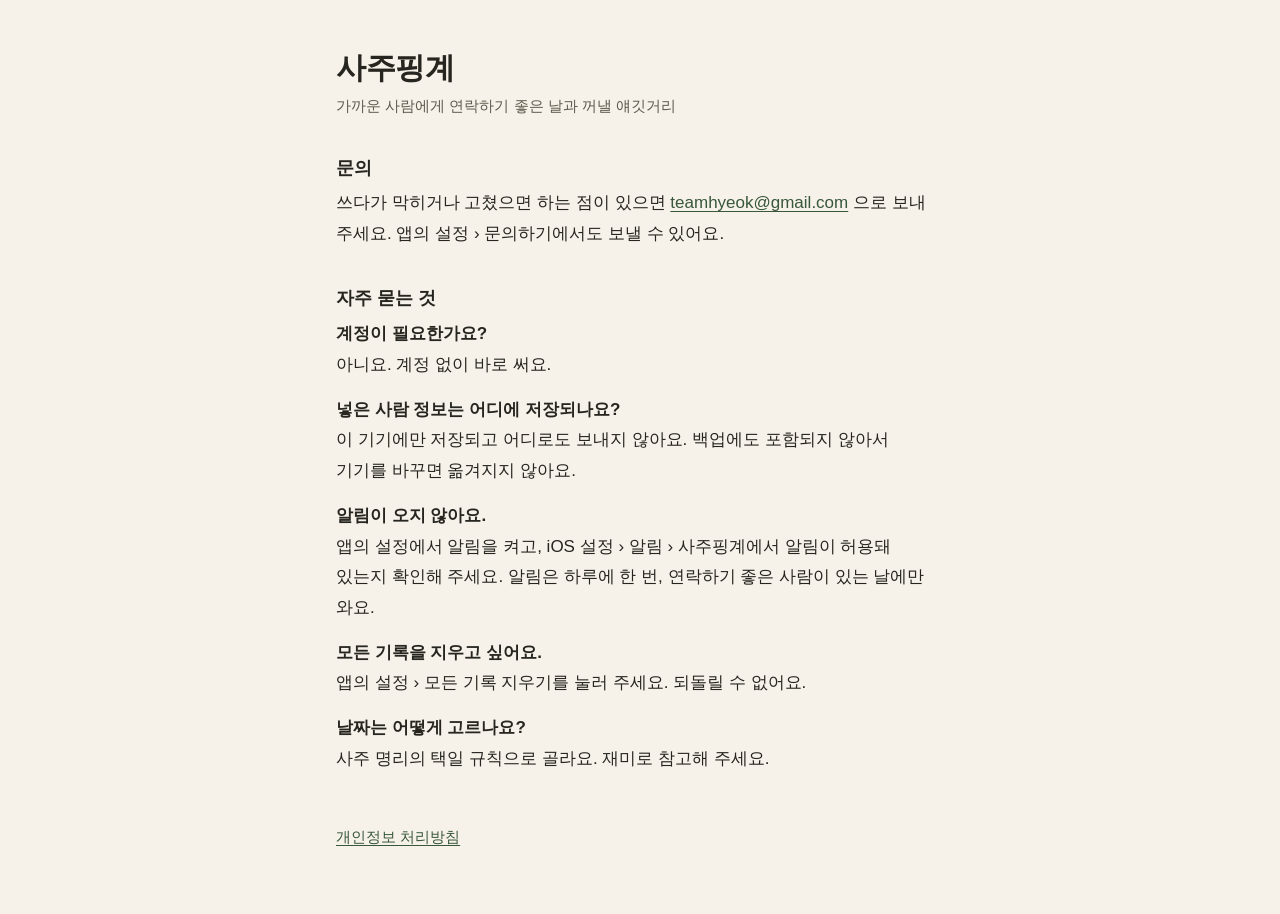
<file: index.html>
<!doctype html>
<html lang="ko">
<head>
<meta charset="utf-8">
<meta name="viewport" content="width=device-width, initial-scale=1, viewport-fit=cover">
<meta name="description" content="사주핑계 iOS 앱 지원과 문의.">
<title>사주핑계 지원</title>
<link rel="icon" href="data:,">
<link rel="stylesheet" href="style.css">
</head>
<body>
<main>
<h1>사주핑계</h1>
<p class="meta">가까운 사람에게 연락하기 좋은 날과 꺼낼 얘깃거리</p>

<h2>문의</h2>
<p>쓰다가 막히거나 고쳤으면 하는 점이 있으면 <a href="mailto:teamhyeok@gmail.com">teamhyeok@gmail.com</a> 으로 보내 주세요. 앱의 설정 › 문의하기에서도 보낼 수 있어요.</p>

<h2>자주 묻는 것</h2>
<p><strong>계정이 필요한가요?</strong><br>아니요. 계정 없이 바로 써요.</p>
<p><strong>넣은 사람 정보는 어디에 저장되나요?</strong><br>이 기기에만 저장되고 어디로도 보내지 않아요. 백업에도 포함되지 않아서 기기를 바꾸면 옮겨지지 않아요.</p>
<p><strong>알림이 오지 않아요.</strong><br>앱의 설정에서 알림을 켜고, iOS 설정 › 알림 › 사주핑계에서 알림이 허용돼 있는지 확인해 주세요. 알림은 하루에 한 번, 연락하기 좋은 사람이 있는 날에만 와요.</p>
<p><strong>모든 기록을 지우고 싶어요.</strong><br>앱의 설정 › 모든 기록 지우기를 눌러 주세요. 되돌릴 수 없어요.</p>
<p><strong>날짜는 어떻게 고르나요?</strong><br>사주 명리의 택일 규칙으로 골라요. 재미로 참고해 주세요.</p>

<footer><a href="privacy/">개인정보 처리방침</a></footer>
</main>
</body>
</html>
</file>
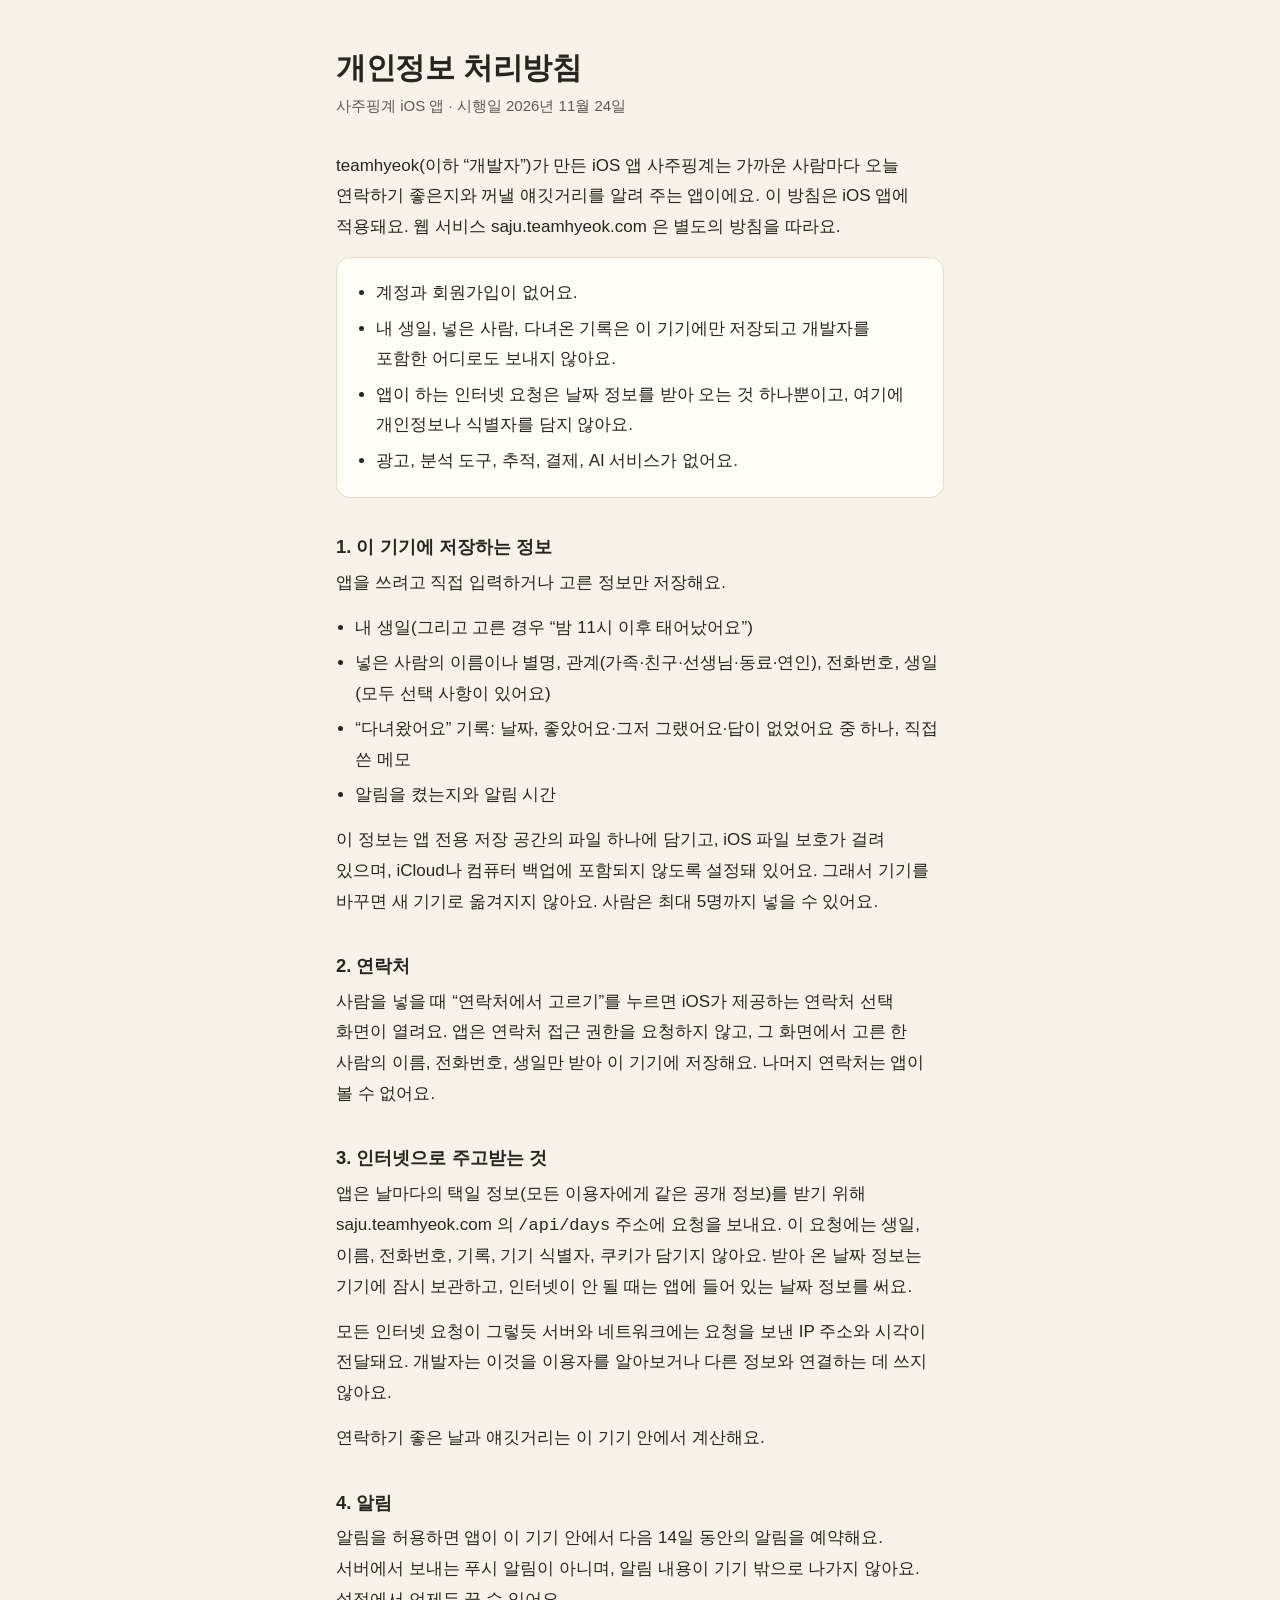
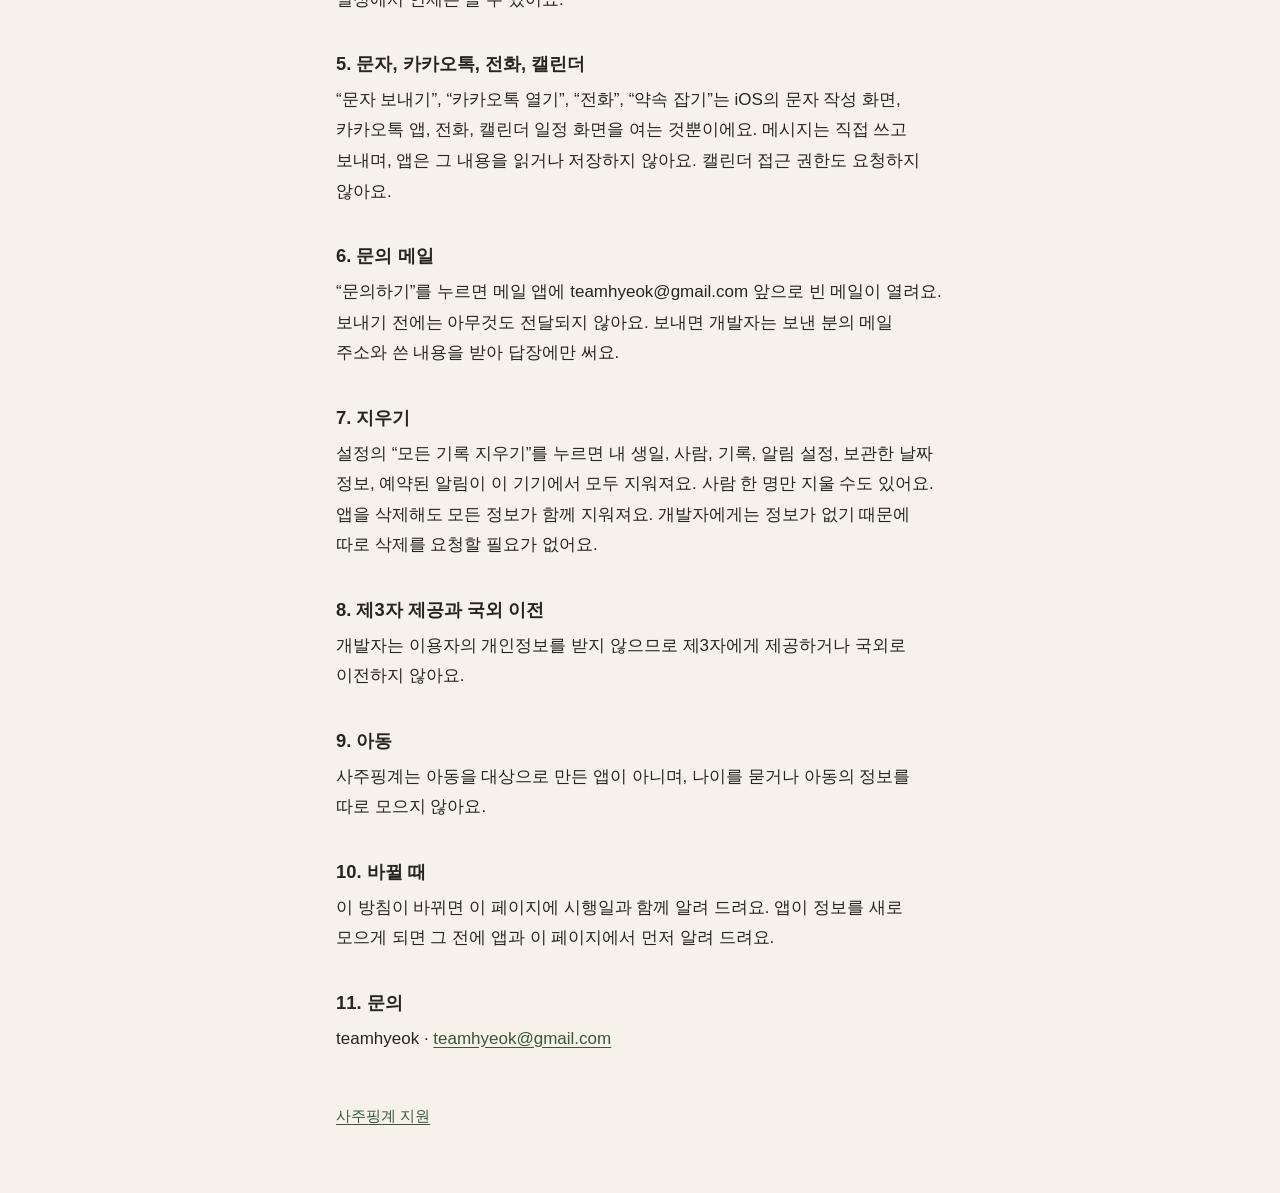
<file: privacy/index.html>
<!doctype html>
<html lang="ko">
<head>
<meta charset="utf-8">
<meta name="viewport" content="width=device-width, initial-scale=1, viewport-fit=cover">
<meta name="description" content="사주핑계 iOS 앱 개인정보 처리방침. 계정이 없고, 입력한 정보는 이 기기에만 저장돼요.">
<title>개인정보 처리방침 · 사주핑계</title>
<link rel="icon" href="data:,">
<link rel="stylesheet" href="../style.css">
</head>
<body>
<main>
<h1>개인정보 처리방침</h1>
<p class="meta">사주핑계 iOS 앱 · 시행일 2026년 11월 24일</p>

<p>teamhyeok(이하 “개발자”)가 만든 iOS 앱 사주핑계는 가까운 사람마다 오늘 연락하기 좋은지와 꺼낼 얘깃거리를 알려 주는 앱이에요. 이 방침은 iOS 앱에 적용돼요. 웹 서비스 saju.teamhyeok.com 은 별도의 방침을 따라요.</p>

<div class="box">
<ul>
<li>계정과 회원가입이 없어요.</li>
<li>내 생일, 넣은 사람, 다녀온 기록은 이 기기에만 저장되고 개발자를 포함한 어디로도 보내지 않아요.</li>
<li>앱이 하는 인터넷 요청은 날짜 정보를 받아 오는 것 하나뿐이고, 여기에 개인정보나 식별자를 담지 않아요.</li>
<li>광고, 분석 도구, 추적, 결제, AI 서비스가 없어요.</li>
</ul>
</div>

<h2>1. 이 기기에 저장하는 정보</h2>
<p>앱을 쓰려고 직접 입력하거나 고른 정보만 저장해요.</p>
<ul>
<li>내 생일(그리고 고른 경우 “밤 11시 이후 태어났어요”)</li>
<li>넣은 사람의 이름이나 별명, 관계(가족·친구·선생님·동료·연인), 전화번호, 생일(모두 선택 사항이 있어요)</li>
<li>“다녀왔어요” 기록: 날짜, 좋았어요·그저 그랬어요·답이 없었어요 중 하나, 직접 쓴 메모</li>
<li>알림을 켰는지와 알림 시간</li>
</ul>
<p>이 정보는 앱 전용 저장 공간의 파일 하나에 담기고, iOS 파일 보호가 걸려 있으며, iCloud나 컴퓨터 백업에 포함되지 않도록 설정돼 있어요. 그래서 기기를 바꾸면 새 기기로 옮겨지지 않아요. 사람은 최대 5명까지 넣을 수 있어요.</p>

<h2>2. 연락처</h2>
<p>사람을 넣을 때 “연락처에서 고르기”를 누르면 iOS가 제공하는 연락처 선택 화면이 열려요. 앱은 연락처 접근 권한을 요청하지 않고, 그 화면에서 고른 한 사람의 이름, 전화번호, 생일만 받아 이 기기에 저장해요. 나머지 연락처는 앱이 볼 수 없어요.</p>

<h2>3. 인터넷으로 주고받는 것</h2>
<p>앱은 날마다의 택일 정보(모든 이용자에게 같은 공개 정보)를 받기 위해 saju.teamhyeok.com 의 <code>/api/days</code> 주소에 요청을 보내요. 이 요청에는 생일, 이름, 전화번호, 기록, 기기 식별자, 쿠키가 담기지 않아요. 받아 온 날짜 정보는 기기에 잠시 보관하고, 인터넷이 안 될 때는 앱에 들어 있는 날짜 정보를 써요.</p>
<p>모든 인터넷 요청이 그렇듯 서버와 네트워크에는 요청을 보낸 IP 주소와 시각이 전달돼요. 개발자는 이것을 이용자를 알아보거나 다른 정보와 연결하는 데 쓰지 않아요.</p>
<p>연락하기 좋은 날과 얘깃거리는 이 기기 안에서 계산해요.</p>

<h2>4. 알림</h2>
<p>알림을 허용하면 앱이 이 기기 안에서 다음 14일 동안의 알림을 예약해요. 서버에서 보내는 푸시 알림이 아니며, 알림 내용이 기기 밖으로 나가지 않아요. 설정에서 언제든 끌 수 있어요.</p>

<h2>5. 문자, 카카오톡, 전화, 캘린더</h2>
<p>“문자 보내기”, “카카오톡 열기”, “전화”, “약속 잡기”는 iOS의 문자 작성 화면, 카카오톡 앱, 전화, 캘린더 일정 화면을 여는 것뿐이에요. 메시지는 직접 쓰고 보내며, 앱은 그 내용을 읽거나 저장하지 않아요. 캘린더 접근 권한도 요청하지 않아요.</p>

<h2>6. 문의 메일</h2>
<p>“문의하기”를 누르면 메일 앱에 teamhyeok@gmail.com 앞으로 빈 메일이 열려요. 보내기 전에는 아무것도 전달되지 않아요. 보내면 개발자는 보낸 분의 메일 주소와 쓴 내용을 받아 답장에만 써요.</p>

<h2>7. 지우기</h2>
<p>설정의 “모든 기록 지우기”를 누르면 내 생일, 사람, 기록, 알림 설정, 보관한 날짜 정보, 예약된 알림이 이 기기에서 모두 지워져요. 사람 한 명만 지울 수도 있어요. 앱을 삭제해도 모든 정보가 함께 지워져요. 개발자에게는 정보가 없기 때문에 따로 삭제를 요청할 필요가 없어요.</p>

<h2>8. 제3자 제공과 국외 이전</h2>
<p>개발자는 이용자의 개인정보를 받지 않으므로 제3자에게 제공하거나 국외로 이전하지 않아요.</p>

<h2>9. 아동</h2>
<p>사주핑계는 아동을 대상으로 만든 앱이 아니며, 나이를 묻거나 아동의 정보를 따로 모으지 않아요.</p>

<h2>10. 바뀔 때</h2>
<p>이 방침이 바뀌면 이 페이지에 시행일과 함께 알려 드려요. 앱이 정보를 새로 모으게 되면 그 전에 앱과 이 페이지에서 먼저 알려 드려요.</p>

<h2>11. 문의</h2>
<p>teamhyeok · <a href="mailto:teamhyeok@gmail.com">teamhyeok@gmail.com</a></p>

<footer><a href="../">사주핑계 지원</a></footer>
</main>
</body>
</html>
</file>
<file: style.css>
:root {
  --paper: #F7F2E9;
  --card: #FFFDF8;
  --ink: #26251F;
  --ink-soft: #5E5A4E;
  --jade: #38573B;
  --line: #E4DACA;
  color-scheme: light;
}
*, *::before, *::after { box-sizing: border-box; }
html { -webkit-text-size-adjust: 100%; text-size-adjust: 100%; }
body {
  margin: 0;
  background: var(--paper);
  color: var(--ink);
  font-family: -apple-system, BlinkMacSystemFont, "Apple SD Gothic Neo", "Malgun Gothic", "Noto Sans KR", sans-serif;
  font-size: 1.0625rem;
  line-height: 1.8;
  word-break: keep-all;
  overflow-wrap: break-word;
}
main { max-width: 40rem; margin: 0 auto; padding: 3rem max(1rem, env(safe-area-inset-left)) 4rem; }
h1 { margin: 0 0 0.25rem; font-size: 1.9rem; line-height: 1.3; letter-spacing: -0.01em; }
h2 { margin: 2.25rem 0 0.5rem; font-size: 1.15rem; line-height: 1.4; }
p, ul { margin: 0 0 0.9rem; }
ul { padding-left: 1.2rem; }
li { margin: 0.3rem 0; }
.meta { color: var(--ink-soft); font-size: 0.9375rem; margin-bottom: 2rem; }
.box { background: var(--card); border: 1px solid var(--line); border-radius: 14px; padding: 1rem 1.25rem; margin: 0 0 2rem; }
.box ul { margin: 0; }
a { color: var(--jade); text-underline-offset: 0.2em; }
footer { margin-top: 3rem; color: var(--ink-soft); font-size: 0.9375rem; }
</file>
